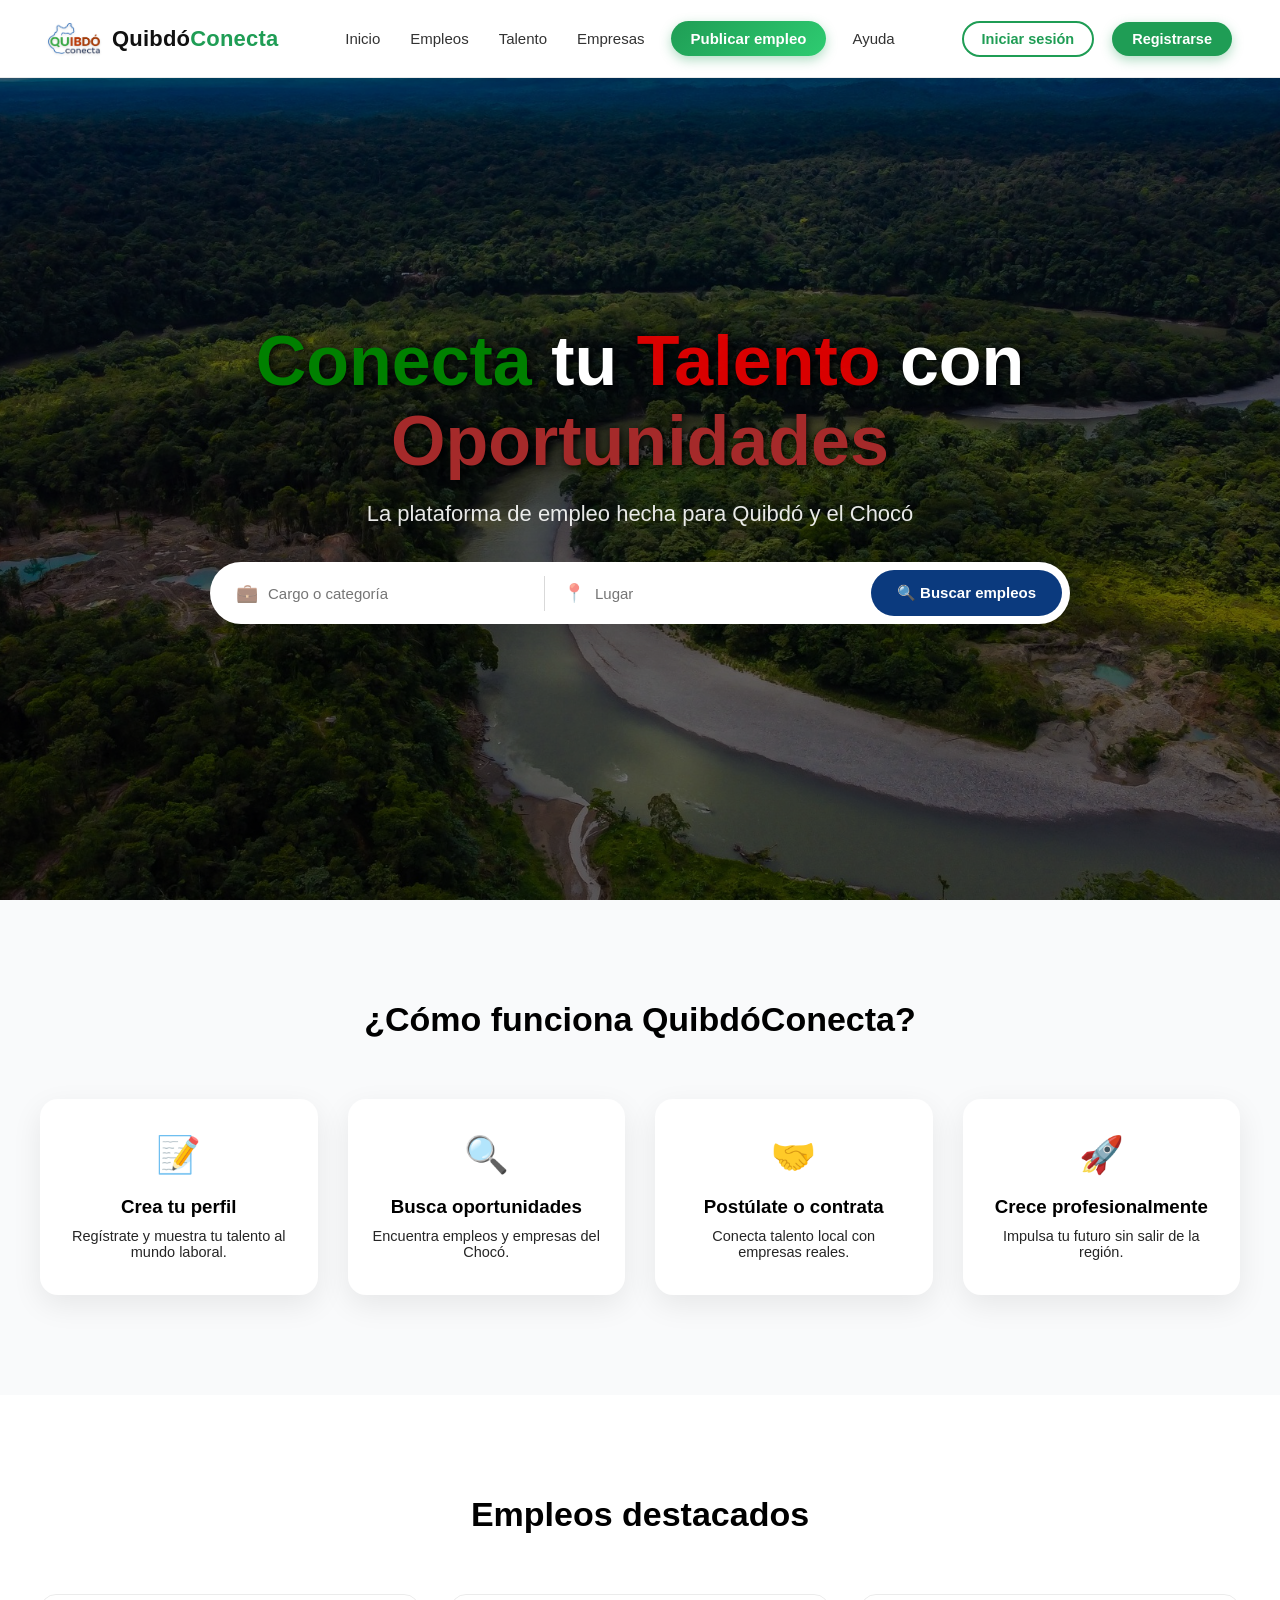
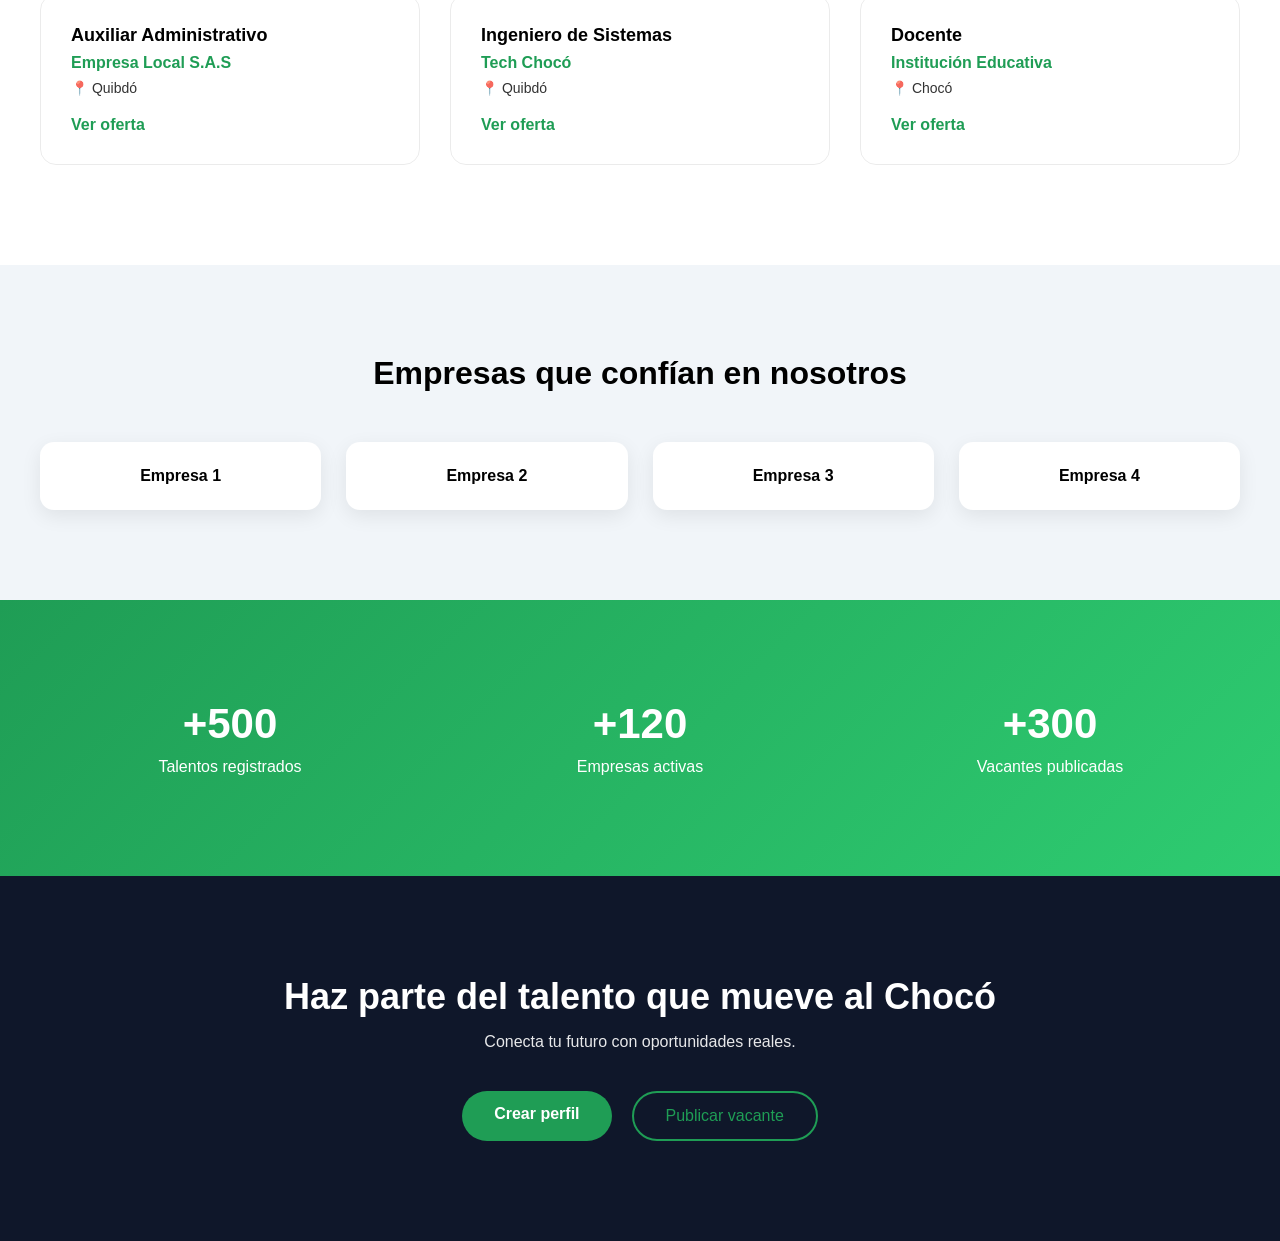
<file: html/index.html>
<!DOCTYPE html>
<html lang="en">

<head>
    <meta charset="UTF-8">
    <meta name="viewport" content="width=device-width, initial-scale=1.0">
    <title>Quibdó Conecta</title>
    <link rel="stylesheet" href="css/index.css">
    <link rel="icon" href="Imagenes/quibdo1-removebg-preview.png">
    <link rel="stylesheet" href="css/index.css?v=1.1">
</head>

<body>
<header class="navbar">
    <div class="nav-left">
        <img src="Imagenes/Quibdo.png" alt="Quibdó Conecta" class="logo">
        <span class="brand">Quibdó<span>Conecta</span></span>
    </div>

    <nav class="nav-center">
        <a href="index.html">Inicio</a>
        <a href="empleos.html">Empleos</a>
        <a href="talento.html">Talento</a>
        <a href="empresas.html">Empresas</a>
        <a href="publicar.html" class="highlight">Publicar empleo</a>
        <a href="ayuda.html">Ayuda</a>
    </nav>

    <div class="nav-right">
        <a href="inicio.html" class="login">Iniciar sesión</a>
        <a href="registro.html" class="register">Registrarse</a>
    </div>
</header>

   
<section class="hero">
    <div class="hero-overlay"></div>

    <div class="hero-content">
        <h1>
            <span class="welcome1">Conecta</span> tu
            <span class="welcome2">Talento</span> con
            <span class="welcome3">Oportunidades</span>
        </h1>

        <p class="hero-subtitle">
            La plataforma de empleo hecha para Quibdó y el Chocó
        </p>

        <div class="search-bar">
    <div class="search-field">
        <span class="icon">💼</span>
        <input type="text" placeholder="Cargo o categoría">
    </div>

    <div class="divider"></div>

    <div class="search-field">
        <span class="icon">📍</span>
        <input type="text" placeholder="Lugar">
    </div>

    <button class="search-btn">
        🔍 Buscar empleos
    </button>
</div>

    </div>
</section>

<!-- =========================
     SECCIÓN: CÓMO FUNCIONA
========================= -->
<section class="how-it-works">
    <h2>¿Cómo funciona QuibdóConecta?</h2>

    <div class="steps">
        <div class="step-card">
            <span>📝</span>
            <h3>Crea tu perfil</h3>
            <p>Regístrate y muestra tu talento al mundo laboral.</p>
        </div>

        <div class="step-card">
            <span>🔍</span>
            <h3>Busca oportunidades</h3>
            <p>Encuentra empleos y empresas del Chocó.</p>
        </div>

        <div class="step-card">
            <span>🤝</span>
            <h3>Postúlate o contrata</h3>
            <p>Conecta talento local con empresas reales.</p>
        </div>

        <div class="step-card">
            <span>🚀</span>
            <h3>Crece profesionalmente</h3>
            <p>Impulsa tu futuro sin salir de la región.</p>
        </div>
    </div>
</section>


<!-- =========================
     SECCIÓN: EMPLEOS DESTACADOS
========================= -->
<section class="featured-jobs">
    <h2>Empleos destacados</h2>

    <div class="jobs-grid">
        <div class="job-card">
            <h3>Auxiliar Administrativo</h3>
            <p class="company">Empresa Local S.A.S</p>
            <p class="location">📍 Quibdó</p>
            <a href="#">Ver oferta</a>
        </div>

        <div class="job-card">
            <h3>Ingeniero de Sistemas</h3>
            <p class="company">Tech Chocó</p>
            <p class="location">📍 Quibdó</p>
            <a href="#">Ver oferta</a>
        </div>

        <div class="job-card">
            <h3>Docente</h3>
            <p class="company">Institución Educativa</p>
            <p class="location">📍 Chocó</p>
            <a href="#">Ver oferta</a>
        </div>
    </div>
</section>


<!-- =========================
     SECCIÓN: EMPRESAS ALIADAS
========================= -->
<section class="partners">
    <h2>Empresas que confían en nosotros</h2>

    <div class="partners-logos">
        <div class="partner">Empresa 1</div>
        <div class="partner">Empresa 2</div>
        <div class="partner">Empresa 3</div>
        <div class="partner">Empresa 4</div>
    </div>
</section>


<!-- =========================
     SECCIÓN: IMPACTO
========================= -->
<section class="impact">
    <div class="impact-grid">
        <div class="impact-card">
            <h3>+500</h3>
            <p>Talentos registrados</p>
        </div>

        <div class="impact-card">
            <h3>+120</h3>
            <p>Empresas activas</p>
        </div>

        <div class="impact-card">
            <h3>+300</h3>
            <p>Vacantes publicadas</p>
        </div>
    </div>
</section>


<!-- =========================
     CTA FINAL
========================= -->
<section class="final-cta">
    <h2>Haz parte del talento que mueve al Chocó</h2>
    <p>Conecta tu futuro con oportunidades reales.</p>

    <div class="cta-buttons">
        <a href="#" class="cta-primary">Crear perfil</a>
        <a href="#" class="cta-secondary">Publicar vacante</a>
    </div>
</section>




    <script type="text/javascript">
        window.addEventListener("scroll", function () {
            var header = document.querySelector("header");
            header.classList.toggle("abajo", window.scrollY>0);
            })
    </script>
</body>

</html>
</file>
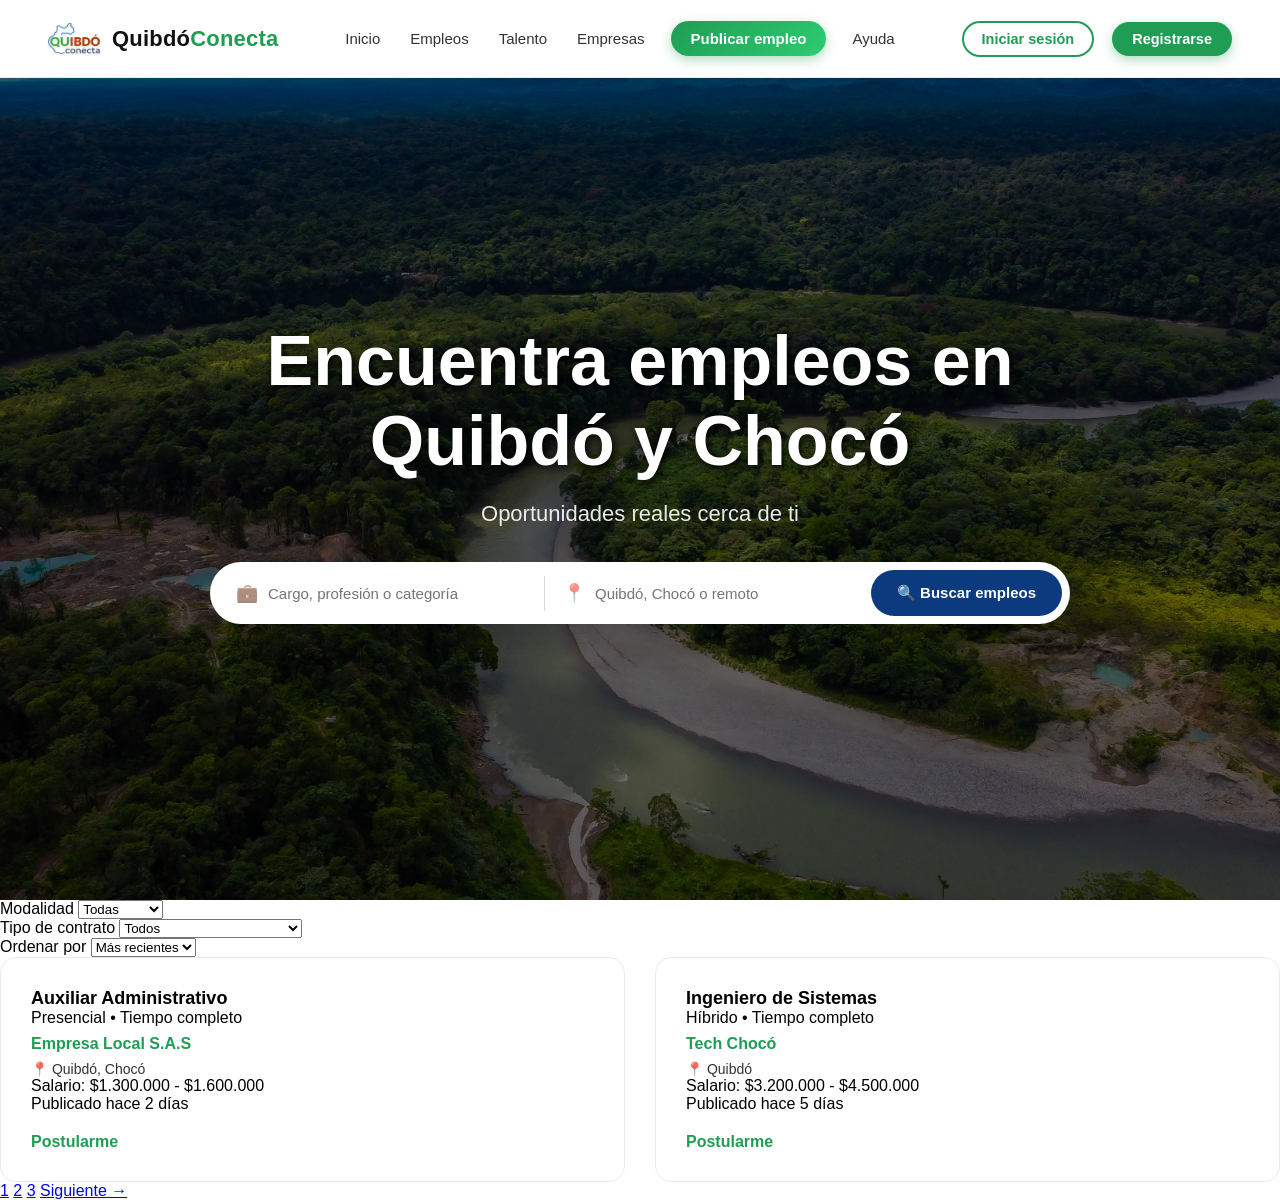
<file: html/empleos.html>
<!DOCTYPE html>
<html lang="es">
<head>
    <meta charset="UTF-8">
    <meta name="viewport" content="width=device-width, initial-scale=1.0">
    <title>Empleos - Quibdó Conecta</title>
    <link rel="stylesheet" href="css/index.css?v=1.1">
    <link rel="icon" href="Imagenes/quibdo1-removebg-preview.png">
</head>
<body>

<header class="navbar">
    <div class="nav-left">
        <img src="Imagenes/Quibdo.png" alt="Quibdó Conecta" class="logo">
        <span class="brand">Quibdó<span>Conecta</span></span>
    </div>

    <nav class="nav-center">
        <a href="index.html">Inicio</a>
        <a href="empleos.html" class="active">Empleos</a>
        <a href="talento.html">Talento</a>
        <a href="empresas.html">Empresas</a>
        <a href="publicar.html" class="highlight">Publicar empleo</a>
        <a href="ayuda.html">Ayuda</a>
    </nav>

    <div class="nav-right">
        <a href="inicio.html" class="login">Iniciar sesión</a>
        <a href="registro.html" class="register">Registrarse</a>
    </div>
</header>

<section class="hero small-hero">
    <div class="hero-overlay"></div>
    <div class="hero-content">
        <h1>Encuentra empleos en Quibdó y Chocó</h1>
        <p class="hero-subtitle">Oportunidades reales cerca de ti</p>

        <div class="search-bar">
            <div class="search-field">
                <span class="icon">💼</span>
                <input type="text" placeholder="Cargo, profesión o categoría">
            </div>
            <div class="divider"></div>
            <div class="search-field">
                <span class="icon">📍</span>
                <input type="text" placeholder="Quibdó, Chocó o remoto">
            </div>
            <button class="search-btn">🔍 Buscar empleos</button>
        </div>
    </div>
</section>

<section class="jobs-section">
    <div class="container">
        <div class="filters-bar">
            <div class="filter-group">
                <label>Modalidad</label>
                <select>
                    <option>Todas</option>
                    <option>Presencial</option>
                    <option>Híbrido</option>
                    <option>Remoto</option>
                </select>
            </div>
            <div class="filter-group">
                <label>Tipo de contrato</label>
                <select>
                    <option>Todos</option>
                    <option>Indefinido</option>
                    <option>Definido</option>
                    <option>Por prestación de servicios</option>
                </select>
            </div>
            <div class="filter-group">
                <label>Ordenar por</label>
                <select>
                    <option>Más recientes</option>
                    <option>Menor salario</option>
                    <option>Mayor salario</option>
                </select>
            </div>
        </div>

        <div class="jobs-grid large">
            <!-- Ejemplo de oferta (repetir según necesites) -->
            <div class="job-card">
                <div class="job-header">
                    <h3>Auxiliar Administrativo</h3>
                    <span class="job-type">Presencial • Tiempo completo</span>
                </div>
                <p class="company">Empresa Local S.A.S</p>
                <p class="location">📍 Quibdó, Chocó</p>
                <p class="salary">Salario: $1.300.000 - $1.600.000</p>
                <p class="date">Publicado hace 2 días</p>
                <a href="#" class="job-apply">Postularme</a>
            </div>

            <div class="job-card">
                <div class="job-header">
                    <h3>Ingeniero de Sistemas</h3>
                    <span class="job-type">Híbrido • Tiempo completo</span>
                </div>
                <p class="company">Tech Chocó</p>
                <p class="location">📍 Quibdó</p>
                <p class="salary">Salario: $3.200.000 - $4.500.000</p>
                <p class="date">Publicado hace 5 días</p>
                <a href="#" class="job-apply">Postularme</a>
            </div>

            <!-- Agrega 6–10 tarjetas más aquí en producción -->
        </div>

        <div class="pagination">
            <a href="#" class="page-btn active">1</a>
            <a href="#" class="page-btn">2</a>
            <a href="#" class="page-btn">3</a>
            <a href="#" class="page-btn">Siguiente →</a>
        </div>
    </div>
</section>

<script>
    window.addEventListener("scroll", function () {
        document.querySelector("header").classList.toggle("abajo", window.scrollY > 0);
    });
</script>

</body>
</html>
</file>
<file: html/css/index.css>
/* =========================
   RESET GENERAL
========================= */
* {
    margin: 0;
    padding: 0;
    box-sizing: border-box;
    font-family: Arial, Helvetica, sans-serif;
}

/* =========================
   NAVBAR PROFESIONAL
========================= */
.navbar {
    position: fixed;
    top: 0;
    left: 0;
    width: 100%;
    height: 78px;

    display: flex;
    align-items: center;
    justify-content: space-between;

    padding: 0 48px;

    background: #ffffff;
    border-bottom: 1px solid rgba(0,0,0,0.08);

    box-shadow: 0 2px 12px rgba(0,0,0,0.05);
    z-index: 1000;
}

/* =========================
   IZQUIERDA (LOGO)
========================= */
.nav-left {
    display: flex;
    align-items: center;
    gap: 12px;
}

.logo {
    width: 52px;              /* MÁS GRANDE */
    height: auto;
    filter: drop-shadow(0 1px 1px rgba(0,0,0,0.15));
}

.brand {
    font-size: 22px;
    font-weight: 800;
    color: #111;
    letter-spacing: 0.2px;
}

.brand span {
    color: #1f9d55; /* verde institucional */
}

/* =========================
   CENTRO (MENÚ)
========================= */
.nav-center {
    display: flex;
    align-items: center;
    gap: 22px;
    flex: 1;
    justify-content: center;
}

.nav-center a {
    color: #333;
    text-decoration: none;
    font-size: 15px;
    font-weight: 500;
    padding: 6px 4px;
    position: relative;
}

/* Línea elegante */
.nav-center a::after {
    content: "";
    position: absolute;
    left: 0;
    bottom: -6px;
    width: 0%;
    height: 2px;
    background: #1f9d55;
    transition: width 0.3s ease;
}

.nav-center a:hover::after {
    width: 100%;
}

/* BOTÓN PUBLICAR */
.nav-center .highlight {
    background: linear-gradient(135deg, #1f9d55, #2ecc71);
    color: white !important;
    padding: 9px 20px;
    border-radius: 25px;
    font-weight: 600;
    box-shadow: 0 4px 12px rgba(31,157,85,0.35);
}

.nav-center .highlight::after {
    display: none;
}

/* =========================
   DERECHA (LOGIN / REGISTER)
========================= */
.nav-right {
    display: flex;
    align-items: center;
    gap: 18px;
}

.login {
    color: #1f9d55;
    text-decoration: none;
    font-size: 14.5px;
    font-weight: 600;

    padding: 8px 18px;
    border: 2px solid #1f9d55;
    border-radius: 30px;

    transition: all 0.3s ease;
}

.login:hover {
    background: #1f9d55;
    color: white;
}

.register {
    background: #1f9d55;
    color: white;
    padding: 9px 20px;
    border-radius: 25px;
    text-decoration: none;
    font-weight: 600;
    font-size: 14.5px;
    box-shadow: 0 4px 12px rgba(31,157,85,0.35);
}

.register:hover {
    background: #166f3d;
}

/* =========================
   HERO SECTION
========================= */
.hero {
    position: relative;
    height: 100vh;
    background: url(Imagenes/quibdo\ 4.jpg ) center/cover no-repeat;
    display: flex;
    align-items: center;
    justify-content: center;
    padding-top: 80px;
}

.hero-overlay {
    position: absolute;
    inset: 0;
    background: rgba(0, 0, 0, 0.55);
}

.hero-content {
    position: relative;
    z-index: 2;
    text-align: center;
    color: white;
    max-width: 900px;
    padding: 20px;
}

.hero h1 {
    font-size: 70px;
    margin-bottom: 20px;
    text-shadow: 2px 2px 10px black;
}

.hero-subtitle {
    font-size: 22px;
    margin-bottom: 35px;
    opacity: 0.9;
}

/* TEXTO COLORES */
.welcome1 { color: green; }
.welcome2 { color: rgba(255, 0, 0, 0.85); }
.welcome3 { color: brown; }

/* =========================
   SEARCH BAR MODERNA
========================= */
.search-bar {
    display: flex;
    align-items: center;
    background: white;
    border-radius: 50px;
    padding: 8px;
    max-width: 900px;
    margin: 0 auto 35px;
    box-shadow: 0 12px 35px rgba(0,0,0,0.15);
}

/* CAMPOS */
.search-field {
    display: flex;
    align-items: center;
    gap: 10px;
    padding: 12px 18px;
    flex: 1;
}

.search-field input {
    border: none;
    outline: none;
    font-size: 15px;
    width: 100%;
}

/* ICONOS */
.search-field .icon {
    font-size: 18px;
    opacity: 0.6;
}

/* DIVISOR */
.divider {
    width: 1px;
    height: 35px;
    background: rgba(0,0,0,0.15);
}

/* BOTÓN */
.search-btn {
    background: #0b3a7e; /* azul oscuro */
    color: white;
    border: none;
    border-radius: 40px;
    padding: 14px 26px;
    font-size: 15px;
    font-weight: 600;
    cursor: pointer;
    display: flex;
    align-items: center;
    gap: 8px;
}

.search-btn:hover {
    background: #092f65;
}


/* =========================
   BOTONES HERO
========================= */
.hero-buttons {
    display: flex;
    justify-content: center;
    gap: 20px;
}

.btn {
    padding: 14px 28px;
    border-radius: 30px;
    text-decoration: none;
    font-weight: bold;
    transition: 0.3s;
}

.btn.primary {
    background: green;
    color: white;
}

.btn.primary:hover {
    background: darkgreen;
}

.btn.secondary {
    border: 2px solid gold;
    color: gold;
}

.btn.secondary:hover {
    background: gold;
    color: black;
}

/* =========================
   SECCIONES
========================= */
.zona2 {
    background-color: black;
    color: white;
    padding: 100px 40px;
}

.zona3 {
    background-color: white;
    color: black;
    padding: 100px 40px;
}

/* =========================
   SECCIÓN: CÓMO FUNCIONA
========================= */
.how-it-works {
    padding: 100px 40px;
    background: #f9fafb;
    text-align: center;
}

.how-it-works h2 {
    font-size: 34px;
    margin-bottom: 60px;
}

.steps {
    display: grid;
    grid-template-columns: repeat(auto-fit, minmax(220px, 1fr));
    gap: 30px;
}

.step-card {
    background: white;
    padding: 35px 25px;
    border-radius: 18px;
    box-shadow: 0 10px 30px rgba(0,0,0,0.08);
    transition: transform 0.3s;
}

.step-card:hover {
    transform: translateY(-8px);
}

.step-card span {
    font-size: 36px;
}

.step-card h3 {
    margin: 20px 0 10px;
}

.step-card p {
    font-size: 14.5px;
    opacity: 0.85;
}


/* =========================
   SECCIÓN: EMPLEOS DESTACADOS
========================= */
.featured-jobs {
    padding: 100px 40px;
    background: white;
    text-align: center;
}

.featured-jobs h2 {
    font-size: 34px;
    margin-bottom: 60px;
}

.jobs-grid {
    display: grid;
    grid-template-columns: repeat(auto-fit, minmax(260px, 1fr));
    gap: 30px;
}

.job-card {
    border: 1px solid rgba(0,0,0,0.08);
    border-radius: 16px;
    padding: 30px;
    text-align: left;
    transition: all 0.3s;
}

.job-card:hover {
    box-shadow: 0 12px 35px rgba(0,0,0,0.12);
    transform: translateY(-6px);
}

.job-card h3 {
    font-size: 18px;
}

.company {
    color: #1f9d55;
    font-weight: 600;
    margin: 8px 0;
}

.location {
    font-size: 14px;
    opacity: 0.8;
}

.job-card a {
    display: inline-block;
    margin-top: 20px;
    color: #1f9d55;
    font-weight: 600;
    text-decoration: none;
}


/* =========================
   SECCIÓN: EMPRESAS ALIADAS
========================= */
.partners {
    padding: 90px 40px;
    background: #f1f5f9;
    text-align: center;
}

.partners h2 {
    font-size: 32px;
    margin-bottom: 50px;
}

.partners-logos {
    display: grid;
    grid-template-columns: repeat(auto-fit, minmax(160px, 1fr));
    gap: 25px;
}

.partner {
    background: white;
    padding: 25px;
    border-radius: 14px;
    font-weight: 600;
    box-shadow: 0 6px 20px rgba(0,0,0,0.08);
}


/* =========================
   SECCIÓN: IMPACTO
========================= */
.impact {
    padding: 100px 40px;
    background: linear-gradient(135deg, #1f9d55, #2ecc71);
    color: white;
}

.impact-grid {
    display: grid;
    grid-template-columns: repeat(auto-fit, minmax(220px, 1fr));
    gap: 30px;
    text-align: center;
}

.impact-card h3 {
    font-size: 42px;
    margin-bottom: 10px;
}


/* =========================
   CTA FINAL
========================= */
.final-cta {
    padding: 100px 40px;
    text-align: center;
    background: #0f172a;
    color: white;
}

.final-cta h2 {
    font-size: 36px;
}

.final-cta p {
    margin: 15px 0 40px;
    opacity: 0.9;
}

.cta-buttons {
    display: flex;
    justify-content: center;
    gap: 20px;
}

.cta-primary {
    background: #1f9d55;
    color: white;
    padding: 14px 32px;
    border-radius: 30px;
    text-decoration: none;
    font-weight: 600;
}

.cta-secondary {
    border: 2px solid #1f9d55;
    color: #1f9d55;
    padding: 14px 32px;
    border-radius: 30px;
    text-decoration: none;
}
</file>
